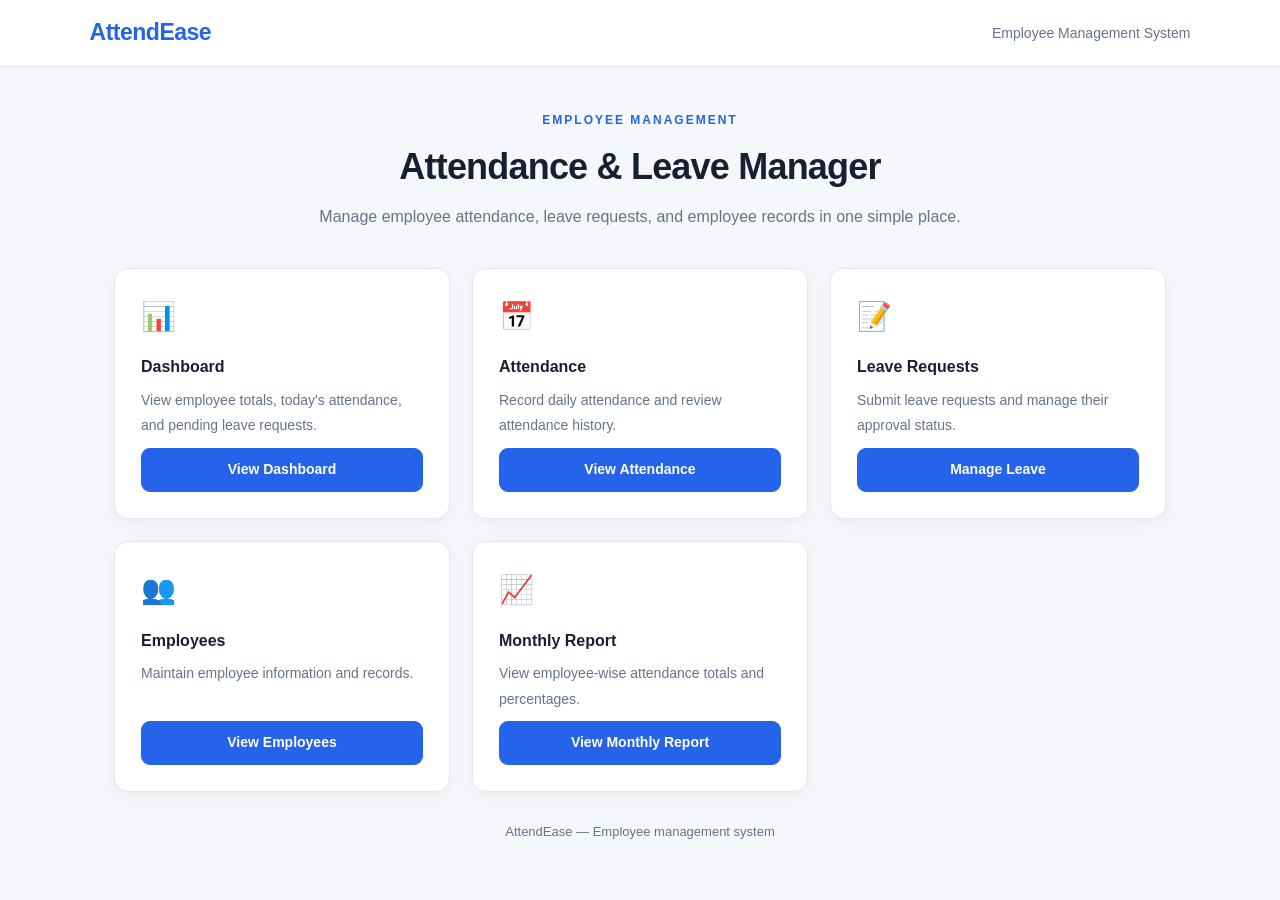
<file: src/main/webapp/index.html>
<!DOCTYPE html>
<html lang="en">
<head>
    <meta charset="UTF-8">
    <meta name="viewport" content="width=device-width, initial-scale=1.0">
    <title>AttendEase | Attendance & Leave Manager</title>
    <link rel="stylesheet" href="css/style.css">
</head>
<body>

    <header class="navbar">
        <h2>AttendEase</h2>
        <span>Employee Management System</span>
    </header>

    <main class="container">
        <section class="welcome">
            <p class="eyebrow">EMPLOYEE MANAGEMENT</p>

            <h1>Attendance & Leave Manager</h1>

            <p class="description">
                Manage employee attendance, leave requests, and
                employee records in one simple place.
            </p>

            <div class="cards">

                <!-- Dashboard -->
                <article class="card">
                    <div class="icon">📊</div>
                    <h3>Dashboard</h3>
                    <p>View employee totals, today's attendance,
                       and pending leave requests.</p>
                    <a class="button" href="dashboard">
                        View Dashboard
                    </a>
                </article>

                <!-- Attendance -->
                <article class="card">
                    <div class="icon">📅</div>
                    <h3>Attendance</h3>
                    <p>Record daily attendance and review
                       attendance history.</p>
                    <a class="button" href="attendance">
                        View Attendance
                    </a>
                </article>

                <!-- Leave Requests -->
                <article class="card">
                    <div class="icon">📝</div>
                    <h3>Leave Requests</h3>
                    <p>Submit leave requests and manage
                       their approval status.</p>
                    <a class="button" href="leave">
                        Manage Leave
                    </a>
                </article>

                <!-- Employees -->
                <article class="card">
                    <div class="icon">👥</div>
                    <h3>Employees</h3>
                    <p>Maintain employee information
                       and records.</p>
                    <a class="button" href="employees">
                        View Employees
                    </a>
                </article>
                
<article class="card">
    <div class="icon">📈</div>
    <h3>Monthly Report</h3>
    <p>View employee-wise attendance totals and percentages.</p>
    <a class="button" href="monthly-report">
        View Monthly Report
    </a>
</article>

            </div>

            <p class="status">
                AttendEase — Employee management system
            </p>
        </section>
    </main>

</body>
</html>
</file>
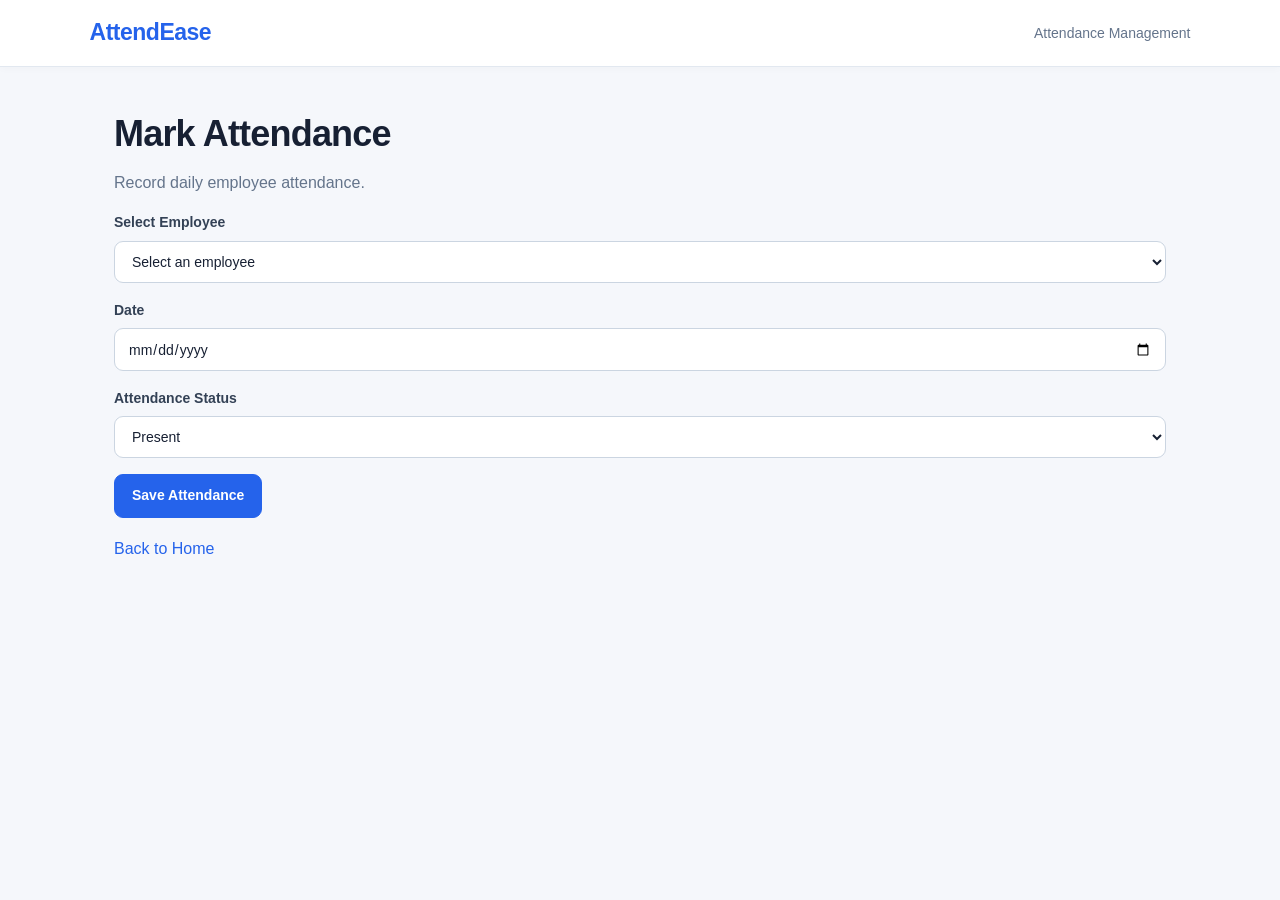
<file: src/main/webapp/attendance.html>
<!DOCTYPE html>
<html lang="en">
<head>
    <meta charset="UTF-8">
    <meta name="viewport" content="width=device-width, initial-scale=1.0">
    <title>Attendance Management | AttendEase</title>
    <link rel="stylesheet" href="css/style.css">
</head>
<body>

    <header class="navbar">
        <h2>AttendEase</h2>
        <span>Attendance Management</span>
    </header>

    <main class="container">
        <h1>Mark Attendance</h1>
        <p>Record daily employee attendance.</p>

        <form action="attendance" method="post">
            <label for="employeeId">Select Employee</label>
            <select id="employeeId" name="employeeId" required>
                <option value="">Select an employee</option>
            </select>

            <label for="attendanceDate">Date</label>
            <input
                type="date"
                id="attendanceDate"
                name="attendanceDate"
                required
            >

            <label for="status">Attendance Status</label>
            <select id="status" name="status" required>
                <option value="PRESENT">Present</option>
                <option value="ABSENT">Absent</option>
            </select>

            <button type="submit">Save Attendance</button>
        </form>

        <p><a href="index.html">Back to Home</a></p>
    </main>

</body>
</html>
</file>
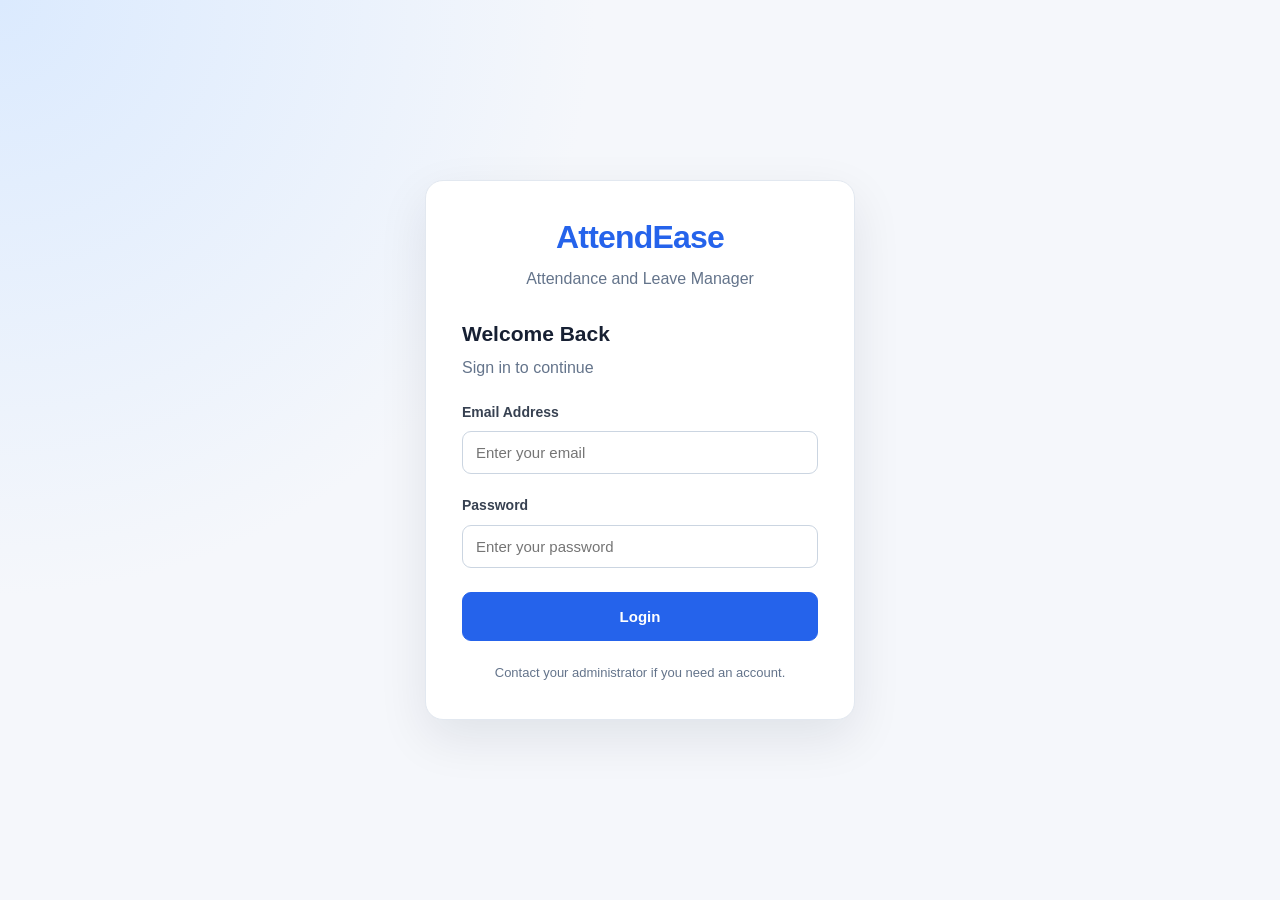
<file: src/main/webapp/login.html>
<!DOCTYPE html>
<html lang="en">
<head>
    <meta charset="UTF-8">
    <meta name="viewport" content="width=device-width, initial-scale=1.0">
    <title>AttendEase | Login</title>
    <link rel="stylesheet" href="css/style.css">
</head>
<body>
    <main class="login-container">
        <section class="login-card">
            <h1>AttendEase</h1>
            <p>Attendance and Leave Manager</p>

            <h2>Welcome Back</h2>
            <p>Sign in to continue</p>

            <form action="login" method="post">
                <div class="form-group">
                    <label for="email">Email Address</label>
                    <input
                        type="email"
                        id="email"
                        name="email"
                        placeholder="Enter your email"
                        autocomplete="username"
                        required
                    >
                </div>

                <div class="form-group">
                    <label for="password">Password</label>
                    <input
                        type="password"
                        id="password"
                        name="password"
                        placeholder="Enter your password"
                        autocomplete="current-password"
                        required
                    >
                </div>

                <button type="submit">Login</button>
            </form>

            <p class="login-note">
                Contact your administrator if you need an account.
            </p>
        </section>
    </main>
</body>
</html>
</file>
<file: src/main/webapp/css/style.css>
/* =========================================
   AttendEase - Global Styles
   ========================================= */

:root {
    --primary: #2563eb;
    --primary-dark: #1d4ed8;
    --primary-light: #eff6ff;
    --background: #f5f7fb;
    --surface: #ffffff;
    --text: #172033;
    --muted: #64748b;
    --border: #e2e8f0;
    --success: #15803d;
    --success-bg: #dcfce7;
    --warning: #a16207;
    --warning-bg: #fef3c7;
    --danger: #b91c1c;
    --danger-bg: #fee2e2;
    --radius: 14px;
    --shadow: 0 4px 18px rgba(15, 23, 42, 0.05);
}

* {
    margin: 0;
    padding: 0;
    box-sizing: border-box;
}

html {
    scroll-behavior: smooth;
}

body {
    font-family: -apple-system, BlinkMacSystemFont, "Segoe UI",
                 Arial, sans-serif;
    background: var(--background);
    color: var(--text);
    min-height: 100vh;
    line-height: 1.6;
}

h1, h2, h3, h4 {
    color: var(--text);
    line-height: 1.3;
}

h1 {
    font-size: clamp(26px, 4vw, 36px);
    font-weight: 750;
    letter-spacing: -0.8px;
    margin-bottom: 12px;
}

h2 {
    font-size: 22px;
    margin: 28px 0 16px;
}

h3 {
    font-size: 16px;
    margin-bottom: 10px;
}

p {
    color: var(--muted);
}

a {
    color: var(--primary);
    text-decoration: none;
    font-weight: 500;
}

a:hover {
    color: var(--primary-dark);
    text-decoration: underline;
}

a:focus-visible,
button:focus-visible,
input:focus-visible,
select:focus-visible,
textarea:focus-visible {
    outline: 3px solid #93c5fd;
    outline-offset: 3px;
}

/* =========================================
   Navbar
   ========================================= */

.navbar {
    background: var(--surface);
    padding: 18px 7%;
    display: flex;
    justify-content: space-between;
    align-items: center;
    gap: 16px;
    border-bottom: 1px solid var(--border);
    box-shadow: 0 2px 8px rgba(15, 23, 42, 0.025);
}

.navbar h2 {
    color: var(--primary);
    font-size: 23px;
    margin: 0;
    font-weight: 800;
    letter-spacing: -0.5px;
}

.navbar span {
    color: var(--muted);
    font-size: 14px;
}

/* =========================================
   Main Containers
   ========================================= */

.container {
    width: min(1100px, 100%);
    margin: 44px auto;
    padding: 0 24px;
}

.welcome {
    text-align: center;
}

.eyebrow {
    color: var(--primary);
    font-size: 12px;
    font-weight: 750;
    letter-spacing: 2px;
    text-transform: uppercase;
    margin-bottom: 14px;
}

.description {
    max-width: 650px;
    margin: 0 auto 36px;
    color: var(--muted);
    line-height: 1.8;
}

/* =========================================
   Cards
   ========================================= */

.cards {
    display: grid;
    grid-template-columns: repeat(3, minmax(0, 1fr));
    gap: 22px;
    text-align: left;
}

.card {
    min-width: 0;
    background: var(--surface);
    padding: 26px;
    border-radius: var(--radius);
    border: 1px solid var(--border);
    box-shadow: var(--shadow);
    transition: transform 0.2s ease, box-shadow 0.2s ease;
}

.card:hover {
    transform: translateY(-3px);
    box-shadow: 0 10px 28px rgba(15, 23, 42, 0.08);
}

.icon {
    display: inline-flex;
    align-items: center;
    justify-content: center;
    font-size: 28px;
    margin-bottom: 18px;
}

.card h3 {
    margin-bottom: 10px;
}

.card p {
    color: var(--muted);
    font-size: 14px;
    line-height: 1.8;
    min-height: 60px;
}

/* =========================================
   Buttons
   ========================================= */

button,
a.button {
    display: inline-flex;
    align-items: center;
    justify-content: center;
    gap: 8px;
    font-family: inherit;
    font-size: 14px;
    font-weight: 650;
    line-height: 1.4;
    border-radius: 9px;
    transition: background 0.2s ease, transform 0.15s ease;
}

button {
    margin-top: 16px;
    padding: 11px 17px;
    background: var(--primary);
    color: white;
    border: 1px solid var(--primary);
    cursor: pointer;
}

button:hover {
    background: var(--primary-dark);
    border-color: var(--primary-dark);
}

button:active {
    transform: scale(0.98);
}

a.button {
    padding: 11px 17px;
    background: var(--primary);
    color: white;
    border: 1px solid var(--primary);
    text-align: center;
    cursor: pointer;
    text-decoration: none;
}

a.button:hover {
    background: var(--primary-dark);
    color: white;
    text-decoration: none;
}

/* Avoid forcing every button to full width */
.card button,
.card a.button,
.login-card button {
    width: 100%;
}

.status {
    margin-top: 30px;
    color: var(--muted);
    font-size: 13px;
}

/* =========================================
   Dashboard Statistics
   ========================================= */

.dashboard-stats {
    display: grid;
    grid-template-columns: repeat(4, minmax(0, 1fr));
    gap: 18px;
    margin: 26px 0 32px;
}

.stat-card {
    min-width: 0;
    background: var(--surface);
    border: 1px solid var(--border);
    border-radius: var(--radius);
    padding: 22px;
    box-shadow: var(--shadow);
    border-top: 3px solid var(--primary);
}

.stat-card h3 {
    font-size: 14px;
    font-weight: 550;
    color: var(--muted);
    margin: 0 0 12px;
}

.stat-card p {
    font-size: clamp(25px, 3vw, 32px);
    font-weight: 750;
    color: var(--text);
    margin: 0;
    line-height: 1.2;
    overflow-wrap: anywhere;
}

/* =========================================
   Forms
   ========================================= */

form {
    margin-bottom: 18px;
}

label {
    display: block;
    margin: 16px 0 7px;
    color: #334155;
    font-size: 14px;
    font-weight: 650;
}

input,
select,
textarea {
    display: block;
    width: 100%;
    max-width: 100%;
    padding: 11px 13px;
    font-family: inherit;
    font-size: 14px;
    color: var(--text);
    background: var(--surface);
    border: 1px solid #cbd5e1;
    border-radius: 9px;
    transition: border-color 0.2s ease, box-shadow 0.2s ease;
}

input:hover,
select:hover,
textarea:hover {
    border-color: #94a3b8;
}

input:focus,
select:focus,
textarea:focus {
    outline: none;
    border-color: var(--primary);
    box-shadow: 0 0 0 3px rgba(37, 99, 235, 0.12);
}

textarea {
    min-height: 110px;
    resize: vertical;
}

input[type="checkbox"],
input[type="radio"] {
    display: inline-block;
    width: auto;
    margin-right: 8px;
}

input[type="date"] {
    min-height: 43px;
}

/* =========================================
   Tables
   ========================================= */

table {
    width: 100%;
    border-collapse: separate;
    border-spacing: 0;
    background: var(--surface);
    border: 1px solid var(--border);
    border-radius: 12px;
    overflow: hidden;
    margin: 18px 0 28px;
    font-size: 14px;
    box-shadow: var(--shadow);
}

thead {
    background: #f1f5f9;
}

th {
    color: #475569;
    font-weight: 700;
    text-align: left;
    white-space: nowrap;
}

th, td {
    padding: 14px 16px;
    border-bottom: 1px solid var(--border);
    vertical-align: middle;
}

td {
    color: #334155;
    overflow-wrap: anywhere;
}

tbody tr:last-child td {
    border-bottom: none;
}

tbody tr:hover {
    background: #f8fafc;
}

td button {
    margin: 3px 3px 3px 0;
    padding: 8px 12px;
    font-size: 12px;
}

td form {
    margin-bottom: 0;
}

/* =========================================
   Status Labels
   Apply these classes in HTML if needed:
   .badge-success, .badge-warning, .badge-danger
   ========================================= */

.badge-success,
.badge-warning,
.badge-danger {
    display: inline-block;
    padding: 4px 10px;
    border-radius: 999px;
    font-size: 12px;
    font-weight: 700;
    white-space: nowrap;
}

.badge-success {
    color: var(--success);
    background: var(--success-bg);
}

.badge-warning {
    color: var(--warning);
    background: var(--warning-bg);
}

.badge-danger {
    color: var(--danger);
    background: var(--danger-bg);
}

/* =========================================
   Login Page
   ========================================= */

.login-container {
    min-height: 100vh;
    display: flex;
    align-items: center;
    justify-content: center;
    padding: 24px;
    background:
        radial-gradient(circle at top left, #dbeafe 0, transparent 38%),
        var(--background);
}

.login-card {
    width: 100%;
    max-width: 430px;
    padding: 36px;
    background: var(--surface);
    border: 1px solid var(--border);
    border-radius: 18px;
    box-shadow: 0 18px 50px rgba(15, 23, 42, 0.09);
}

.login-card h1 {
    margin-bottom: 8px;
    color: var(--primary);
    text-align: center;
    font-size: 32px;
}

.login-card h2 {
    margin-top: 28px;
    margin-bottom: 8px;
    color: var(--text);
    font-size: 21px;
}

.login-card > p {
    color: var(--muted);
}

.login-card h1 + p {
    text-align: center;
}

.form-group {
    margin-top: 20px;
}

.form-group label {
    display: block;
    margin: 0 0 8px;
    font-weight: 650;
    color: #374151;
}

.form-group input {
    width: 100%;
    padding: 12px 13px;
    border: 1px solid #cbd5e1;
    border-radius: 9px;
    font-size: 15px;
}

.form-group input:focus {
    outline: none;
    border-color: var(--primary);
    box-shadow: 0 0 0 3px rgba(37, 99, 235, 0.12);
}

.login-card button {
    width: 100%;
    margin-top: 24px;
    padding: 13px;
    font-size: 15px;
}

.login-note {
    margin-top: 22px;
    font-size: 13px;
    text-align: center;
    color: var(--muted);
}

/* =========================================
   Horizontal Rules
   ========================================= */

hr {
    height: 1px;
    border: none;
    background: var(--border);
    margin: 28px 0;
}

/* =========================================
   Responsive Layout
   ========================================= */

@media (max-width: 900px) {
    .dashboard-stats {
        grid-template-columns: repeat(2, minmax(0, 1fr));
    }

    .cards {
        grid-template-columns: repeat(2, minmax(0, 1fr));
    }

    .container {
        margin-top: 34px;
    }
}

@media (max-width: 600px) {
    .navbar {
        padding: 16px 20px;
        flex-wrap: wrap;
    }

    .navbar span {
        display: none;
    }

    .container {
        margin: 26px auto;
        padding: 0 16px;
    }

    .cards,
    .dashboard-stats {
        grid-template-columns: 1fr;
        gap: 14px;
    }

    .card,
    .stat-card {
        padding: 20px;
    }

    .description {
        margin-bottom: 26px;
    }

    .login-container {
        padding: 16px;
    }

    .login-card {
        padding: 26px 20px;
    }

    table {
        display: block;
        overflow-x: auto;
        white-space: nowrap;
    }

    th, td {
        padding: 11px 12px;
    }
}

@media (prefers-reduced-motion: reduce) {
    *,
    *::before,
    *::after {
        scroll-behavior: auto !important;
        transition-duration: 0.01ms !important;
        animation-duration: 0.01ms !important;
    }
}

/* =========================================
   AttendEase Dashboard
   ========================================= */

.dashboard-container {
    margin-top: 36px;
}

.dashboard-nav-right {
    display: flex;
    align-items: center;
    gap: 18px;
}

.logout-form {
    margin: 0;
}

.logout-button {
    margin: 0;
    padding: 9px 15px;
    background: #fff;
    color: #334155;
    border: 1px solid var(--border);
}

.logout-button:hover {
    background: #f1f5f9;
    color: var(--text);
    border-color: #cbd5e1;
}

.dashboard-hero {
    display: flex;
    align-items: center;
    justify-content: space-between;
    gap: 28px;
    padding: 34px;
    margin-bottom: 34px;
    background: linear-gradient(120deg, #ffffff, #eff6ff);
    border: 1px solid #dbeafe;
    border-radius: 18px;
    box-shadow: var(--shadow);
}

.dashboard-hero .eyebrow {
    margin-bottom: 10px;
}

.dashboard-hero h1 {
    margin-bottom: 10px;
}

.dashboard-subtitle {
    max-width: 590px;
    line-height: 1.8;
}

.dashboard-date {
    flex-shrink: 0;
    padding: 16px 19px;
    background: #ffffff;
    border: 1px solid var(--border);
    border-radius: 12px;
}

.date-label {
    display: block;
    margin-bottom: 5px;
    color: var(--primary);
    font-size: 11px;
    font-weight: 800;
    letter-spacing: 1.5px;
}

.dashboard-date strong {
    color: var(--text);
    font-size: 13px;
}

.dashboard-section {
    margin-bottom: 38px;
}

.section-heading {
    display: flex;
    justify-content: space-between;
    align-items: center;
    margin-bottom: 20px;
}

.section-heading h2 {
    margin: 0 0 6px;
    font-size: 23px;
}

.section-heading p {
    font-size: 14px;
}

.dashboard-stats {
    margin-top: 0;
    margin-bottom: 0;
}

.stat-card {
    border-top: 0;
    position: relative;
    overflow: hidden;
    padding: 22px;
}

.stat-card::before {
    content: "";
    position: absolute;
    top: 0;
    left: 0;
    right: 0;
    height: 4px;
    background: var(--primary);
}

.stat-green::before {
    background: #16a34a;
}

.stat-red::before {
    background: #dc2626;
}

.stat-blue::before {
    background: #2563eb;
}

.stat-amber::before {
    background: #d97706;
}

.stat-card-top {
    display: flex;
    align-items: center;
    justify-content: space-between;
    gap: 8px;
}

.stat-card-top h3 {
    margin: 0;
}

.stat-indicator {
    width: 9px;
    height: 9px;
    flex-shrink: 0;
    border-radius: 50%;
    background: var(--primary);
}

.stat-green .stat-indicator {
    background: #16a34a;
}

.stat-red .stat-indicator {
    background: #dc2626;
}

.stat-blue .stat-indicator {
    background: #2563eb;
}

.stat-amber .stat-indicator {
    background: #d97706;
}

.stat-card .stat-value {
    margin: 20px 0 8px;
    color: var(--text);
    font-size: 34px;
    font-weight: 800;
    line-height: 1.15;
}

.stat-card .stat-description {
    min-height: auto;
    margin: 0;
    font-size: 12px;
    line-height: 1.6;
}

.dashboard-actions {
    display: grid;
    grid-template-columns: repeat(2, minmax(0, 1fr));
    gap: 18px;
}

.dashboard-action {
    display: flex;
    flex-direction: column;
    align-items: flex-start;
    min-width: 0;
    padding: 24px;
    background: var(--surface);
    border: 1px solid var(--border);
    border-radius: var(--radius);
    box-shadow: var(--shadow);
    text-decoration: none;
    transition: transform 0.2s ease, box-shadow 0.2s ease,
                border-color 0.2s ease;
}

.dashboard-action:hover {
    transform: translateY(-3px);
    border-color: #bfdbfe;
    box-shadow: 0 10px 28px rgba(15, 23, 42, 0.08);
    text-decoration: none;
}

.action-category {
    display: inline-block;
    padding: 5px 9px;
    margin-bottom: 14px;
    background: var(--primary-light);
    color: var(--primary-dark);
    border-radius: 6px;
    font-size: 10px;
    font-weight: 800;
    letter-spacing: 0.8px;
}

.dashboard-action h3 {
    margin: 0 0 8px;
    color: var(--text);
    font-size: 17px;
}

.dashboard-action p {
    margin-bottom: 18px;
    font-size: 13px;
    line-height: 1.8;
}

.action-link {
    margin-top: auto;
    color: var(--primary);
    font-size: 13px;
    font-weight: 750;
}

.dashboard-footer {
    padding: 22px 0 8px;
    border-top: 1px solid var(--border);
    text-align: center;
}

.dashboard-footer p {
    font-size: 12px;
}

@media (max-width: 700px) {
    .dashboard-container {
        margin-top: 22px;
    }

    .dashboard-nav-right {
        gap: 10px;
    }

    .dashboard-hero {
        align-items: flex-start;
        flex-direction: column;
        padding: 23px;
        gap: 18px;
    }

    .dashboard-date {
        width: 100%;
    }

    .dashboard-actions {
        grid-template-columns: 1fr;
    }

    .section-heading h2 {
        font-size: 20px;
    }

    .stat-card .stat-value {
        font-size: 30px;
    }
}

@media (max-width: 420px) {
    .navbar {
        align-items: flex-start;
    }

    .navbar h2 {
        font-size: 20px;
    }

    .dashboard-nav-right {
        align-items: flex-end;
        flex-direction: column;
    }

    .dashboard-hero h1 {
        font-size: 26px;
    }
}

/* Monthly attendance chart */
.attendance-chart-card {
    background: var(--surface, #ffffff);
    border: 1px solid var(--border, #e5e7eb);
    border-radius: 16px;
    padding: 24px;
    margin-top: 18px;
    box-shadow: 0 4px 18px rgba(15, 23, 42, 0.04);
}

.attendance-chart-container {
    position: relative;
    width: 100%;
    height: 320px;
}

@media (max-width: 600px) {
    .attendance-chart-card {
        padding: 14px;
    }

    .attendance-chart-container {
        height: 260px;
    }
}


/* Improved mobile responsiveness */
@media (max-width: 700px) {
    .dashboard-container {
        width: calc(100% - 28px);
        max-width: 100%;
        margin-left: auto;
        margin-right: auto;
    }

    .dashboard-nav-right {
        flex-wrap: wrap;
    }

    .dashboard-hero {
        border-radius: 16px;
        padding: 20px;
    }

    .stat-card {
        min-width: 0;
        padding: 18px;
    }

    .attendance-chart-card {
        padding: 16px;
        overflow: hidden;
    }

    .attendance-chart-container {
        height: 280px;
        max-width: 100%;
    }

    .dashboard-action {
        min-width: 0;
        overflow-wrap: anywhere;
    }

    .dashboard-action p {
        overflow-wrap: anywhere;
    }
}

@media (max-width: 420px) {
    .dashboard-container {
        width: calc(100% - 20px);
    }

    .dashboard-nav-right {
        align-items: flex-start;
    }

    .logout-button {
        padding: 8px 12px;
    }

    .dashboard-hero h1 {
        font-size: 24px;
        line-height: 1.3;
    }

    .attendance-chart-container {
        height: 240px;
    }
}
</file>
